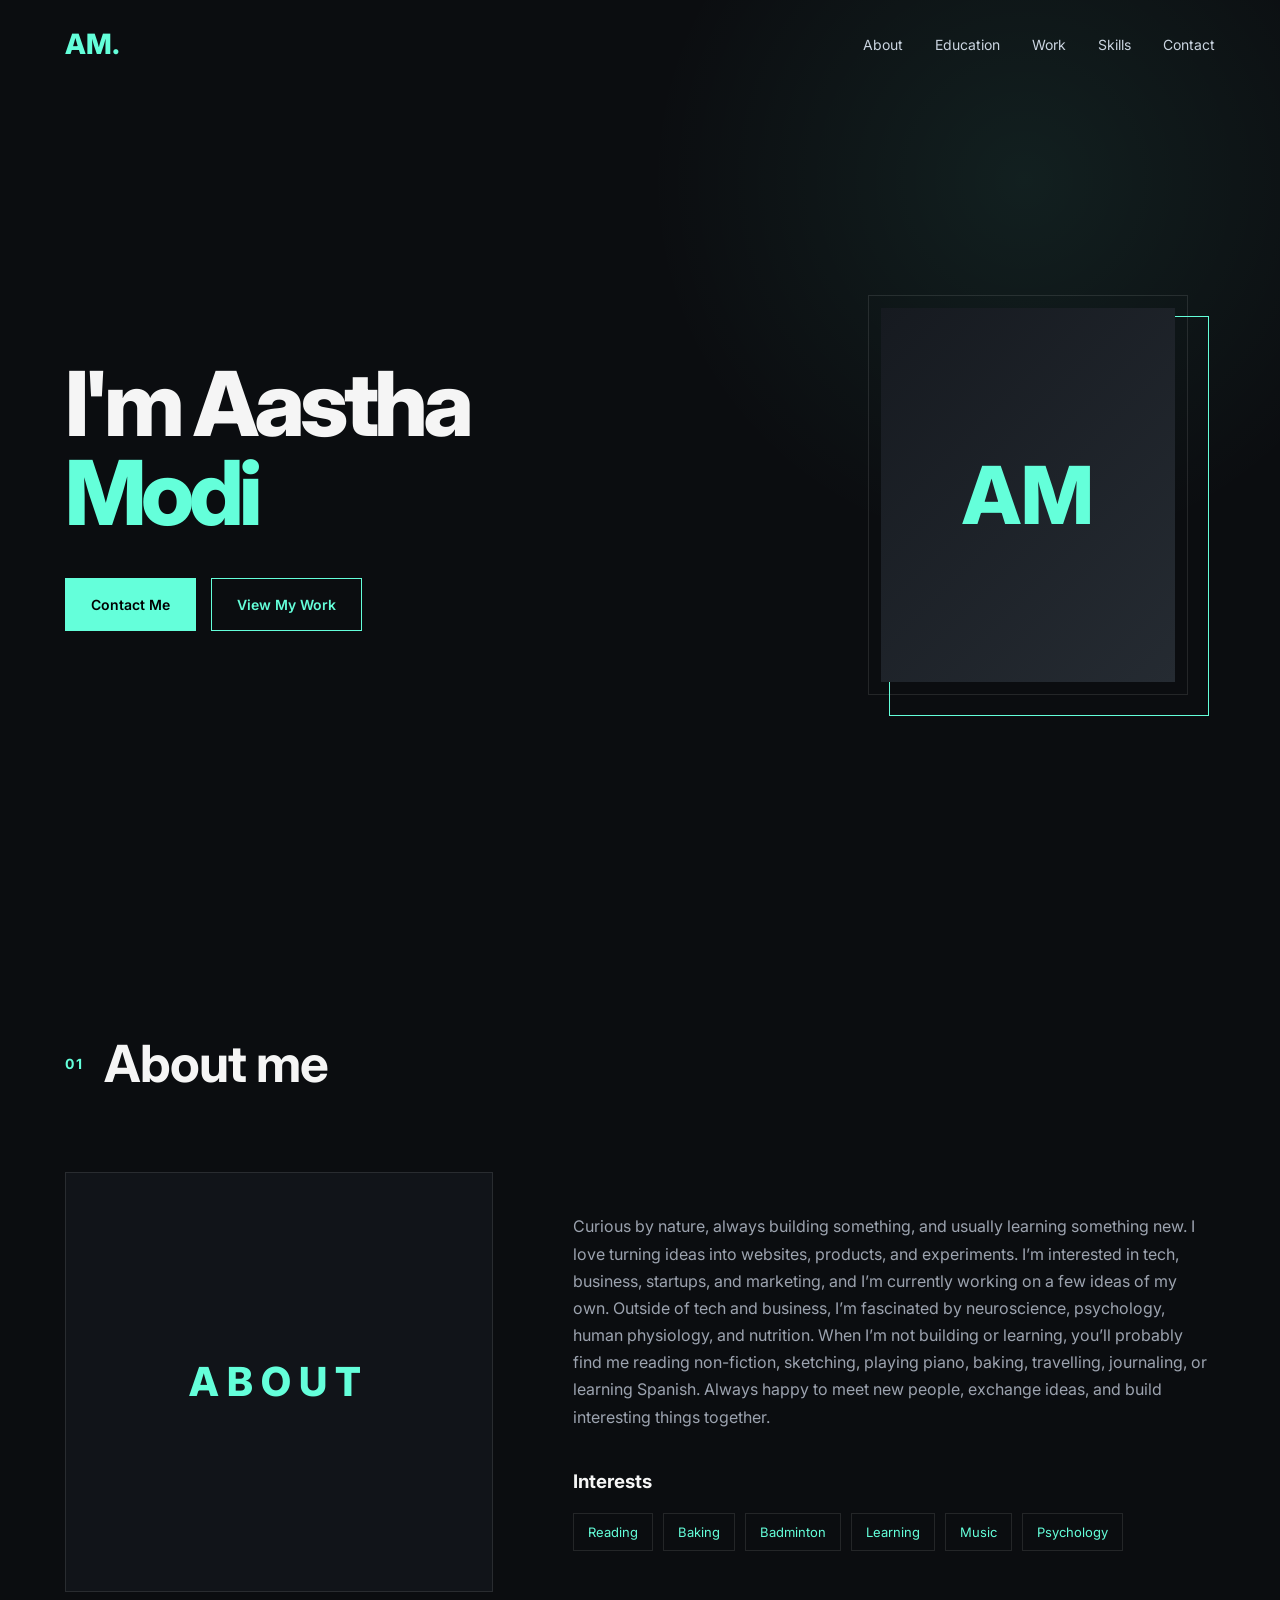
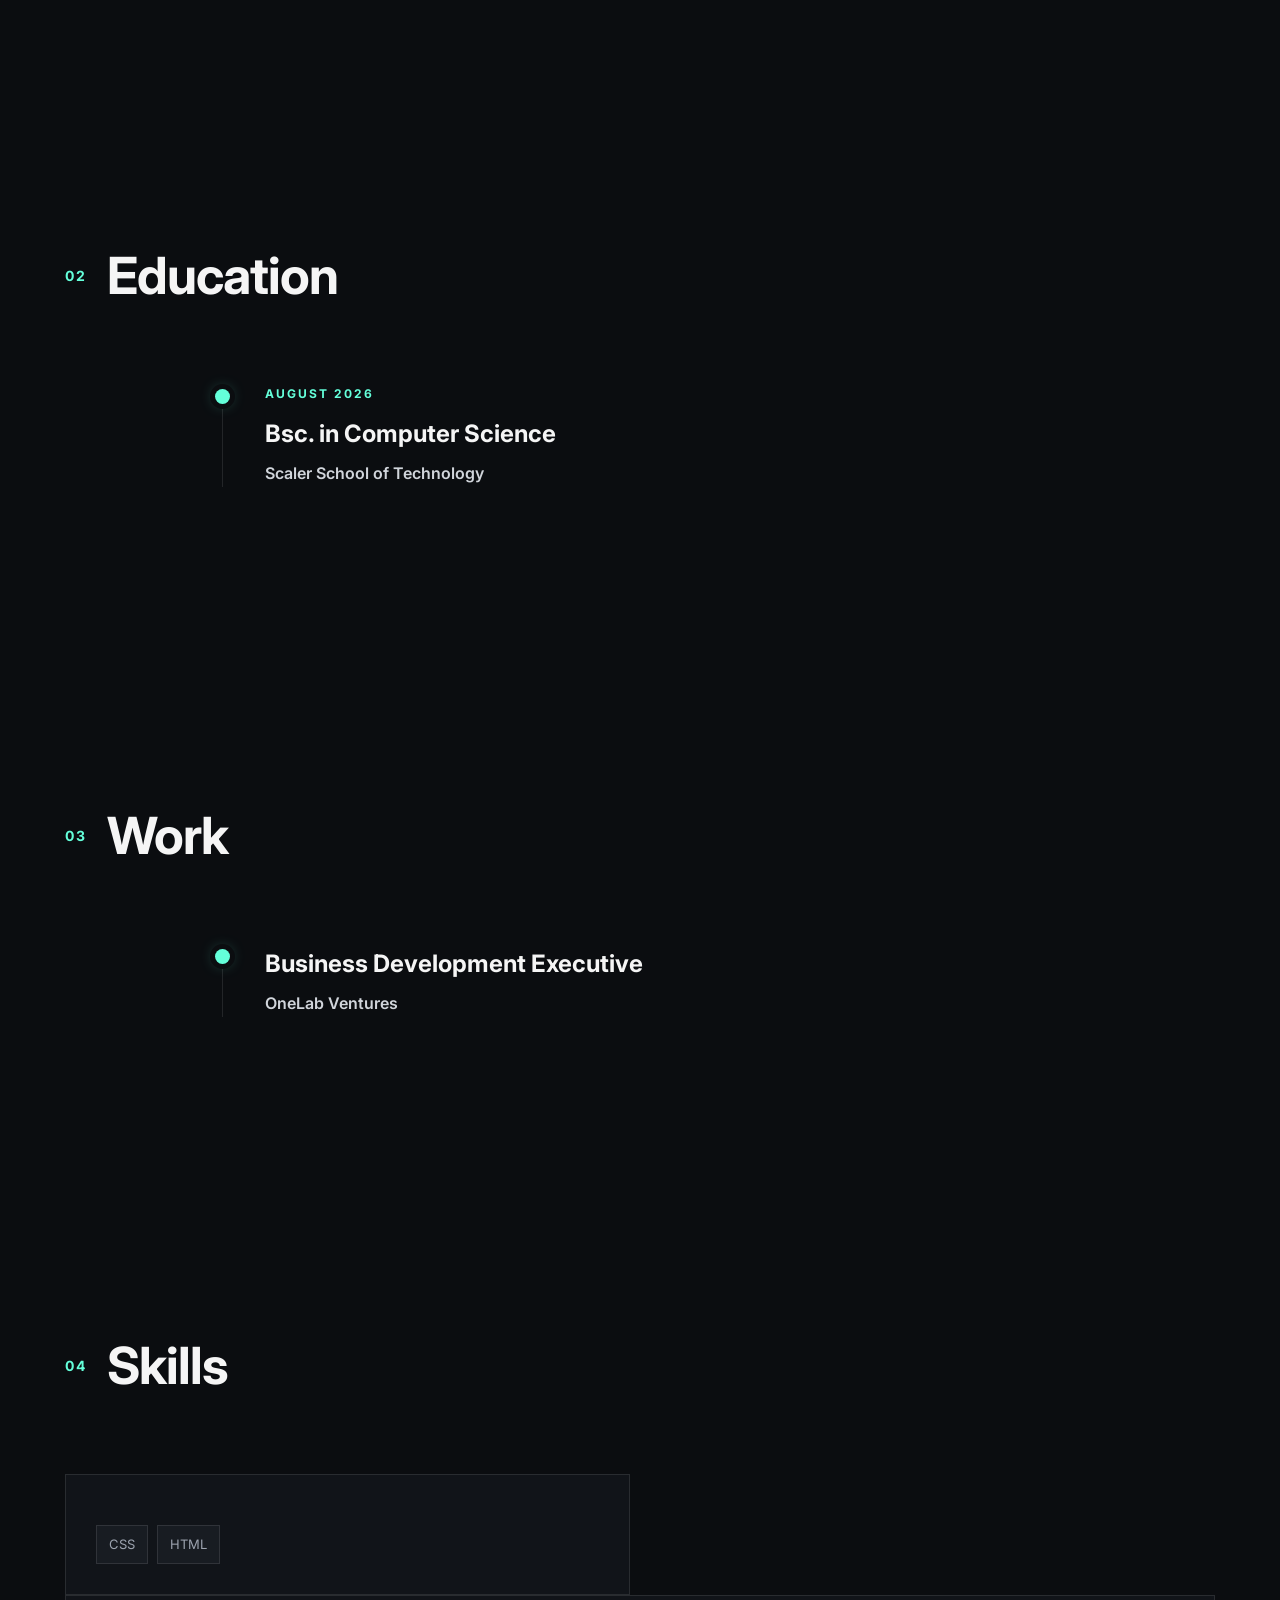
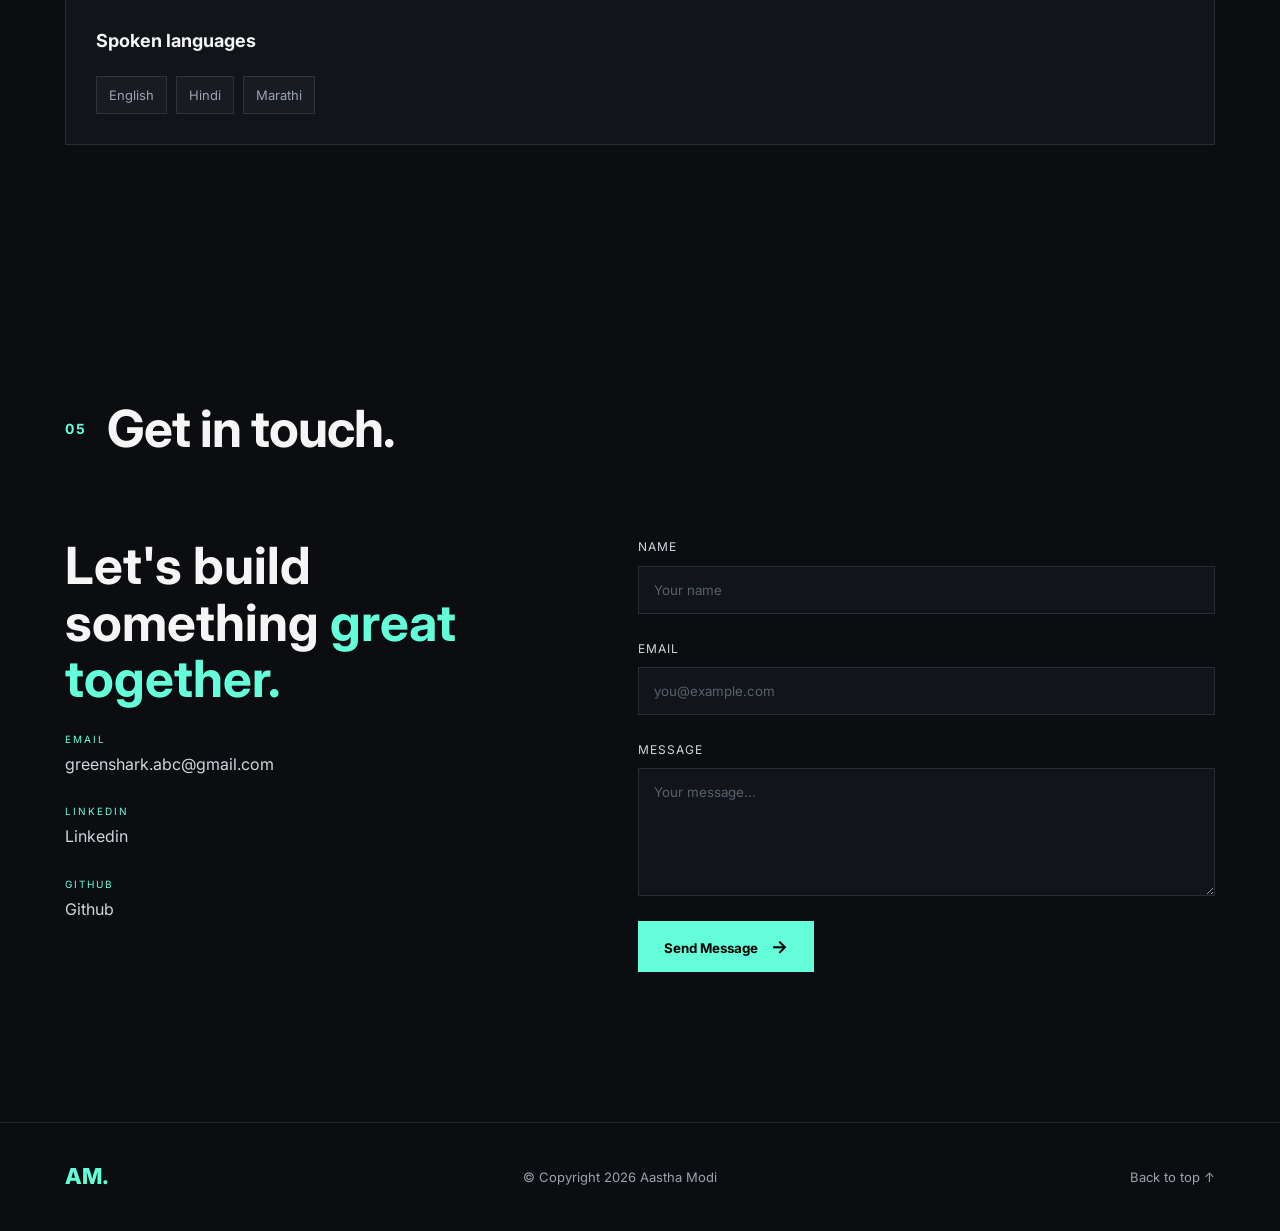
<file: index.html>
<!DOCTYPE html>
<html lang="en">
<head>
    <meta charset="UTF-8">
    <meta name="viewport" content="width=device-width, initial-scale=1.0">
    <title>Aastha Modi | Portfolio </title>
    <link rel="stylesheet" href="style.css">
    <link rel="preconnect" href="https://fonts.googleapis.com"> 
    <link rel="preconnect" href="https://fonts.gstatic.com" crossorigin> 
    <link href="https://fonts.googleapis.com/css2?family=Inter:wght@400;500;600;700;800&display=swap" rel="stylesheet">
</head>
<body>
    <header class="hero"> 
        <nav class="navbar"> 
            <a href="#" class="logo">AM.</a> 
            <div class="nav-links"> 
                <a href="#about">About</a> 
                <a href="#education">Education</a> 
                <a href="#work">Work</a> 
                <a href="#skills">Skills</a> 
                <a href="#contact">Contact</a> 
            </div> 
        </nav> 
        <div class="hero-content"> 
            <div class="hero-text"> 
                <h1> I'm Aastha
                    <span>Modi

                    </span> 
                </h1> 
            

                <div class="hero-buttons"> 
                    <a href="#contact" class="btn primary"> Contact Me </a> 
                    <a href="#work" class="btn secondary"> View My Work </a> 
                </div> 
            </div> 
            <div class="hero-image"> 
                <div class="image-frame"> 
                    <div class="image-placeholder"> 
                        <span>AM</span> 
                    </div> 
                </div> 
            </div> 
        </div> 
    </header> <!-- ================= ABOUT ================= --> 
    <main> 
        <section id="about" class="section about-section"> 
            <div class="section-heading"> 
                <span>01</span> 
                <h2>About me</h2> 
            </div> <div class="about-grid"> 
                <div class="about-image"> <div class="about-placeholder"> ABOUT </div> </div> 
                <div class="about-content"> 
                    <p> Curious by nature, always building something, and usually learning something new.
I love turning ideas into websites, products, and experiments. I’m interested in tech, business, startups, and marketing, and I’m currently working on a few ideas of my own.
Outside of tech and business, I’m fascinated by neuroscience, psychology, human physiology, and nutrition.
When I’m not building or learning, you’ll probably find me reading non-fiction, sketching, playing piano, baking, travelling, journaling, or learning Spanish.
Always happy to meet new people, exchange ideas, and build interesting things together. </p>

                    <div class="interests"> 
                        <h3>Interests</h3> 
                        <div class="tags"> 
                            <span>Reading</span> 
                            <span>Baking</span>
                            <span>Badminton</span>
                            <span>Learning</span> 
                            <span>Music</span> 
                            <span>Psychology</span>
                        </div> 
                    </div> 
                </div> 
            </div> 
        </section> <!-- ================= EDUCATION ================= --> 
        <section id="education" class="section"> 
            <div class="section-heading"> 
                <span>02</span> 
                <h2>Education</h2> 
            </div> <div class="timeline"> 
                <article class="timeline-item"> 
                    <div class="timeline-dot">

                    </div> <div class="timeline-content"> 
                        <span class="date">AUGUST 2026</span> 
                        <h3> Bsc. in Computer Science </h3> 
                        <p class="organization"> Scaler School of Technology </p> 
                    </div> 
                </article> 
            </div> 
        </section> <!-- ================= WORK ================= --> 
        <section id="work" class="section"> 
            <div class="section-heading"> 
                <span>03</span> 
                <h2>Work</h2> 
            </div> 
            <div class="timeline"> 
                <article class="timeline-item"> 
                    <div class="timeline-dot"> </div> 
                    <div class="timeline-content"> 
                        <span class="date">  </span> 
                        <h3> Business Development Executive </h3> 
                        <p class="organization"> OneLab Ventures </p> 
                       
                    </div> 
                </article> 
                 
            </div> 
        </section> <!-- ================= SKILLS ================= --> 
        <section id="skills" class="section"> 
            <div class="section-heading"> 
                <span>04</span> 
                <h2>Skills</h2> 
            </div> 
            <div class="skills-grid"> 
                <div class="skill-category"> 
                    <h3></h3> 
                    <div class="skill-list"> 
                        <span>CSS</span> 
                        <span>HTML</span> 
                    </div> 
                </div> 
                
                </div> 
               
                
                 <div class="skill-category"> 
                    <h3>Spoken languages</h3> 
                    <div class="skill-list"> 
                        <span>English</span> 
                        <span>Hindi</span>
                        <span>Marathi</span>
                     </div> 
                    </div> 
                </div> 
            </section> <!-- ================= CONTACT ================= --> 
            <section id="contact" class="section contact-section"> 
                <div class="section-heading"> 
                    <span>05</span> 
                    <h2>Get in touch.</h2> 
                </div> <div class="contact-grid"> 
                    <div class="contact-text"> 
                        <h3> Let's build something <span>great together.</span> </h3> 
                        <div class="contact-details"> 
                            <div class="contact-item"> 
                                <small>Email</small> 
                                <a href="mailto:greenshark.abc@gmail.com"> greenshark.abc@gmail.com </a> 
                            </div> 
                            <div class="contact-item"> 
                                <small>Linkedin</small> <a href="https://www.linkedin.com/in/aastham123" target="_blank" rel="noopener noreferrer" > Linkedin </a> 
                            </div> 
                            <div class="contact-item"> <small>Github</small> <a href="https://github.com/greensharkabc-ship-it" target="_blank" rel="noopener noreferrer" > Github </a> 
                            </div> 
                        </div> 
                    </div> 
                    <form class="contact-form"> 
                        <div class="form-group"> 
                            <label for="name">Name</label> 
                            <input type="text" id="name" name="name" placeholder="Your name" required > 
                        </div> 
                        <div class="form-group"> 
                            <label for="email">Email</label> 
                            <input type="email" id="email" name="email" placeholder="you@example.com" required > 
                        </div> 
                        <div class="form-group"> 
                            <label for="message">Message</label> 
                            <textarea id="message" name="message" rows="6" placeholder="Your message..." ></textarea> 
                        </div> 
                        <button type="submit" class="submit-btn"> Send Message <span>→</span> </button> 
                    </form> 
                </div> 
            </section> 
        </main> <!-- ================= FOOTER ================= --> <footer> 
            <div class="footer-inner"> 
                <div class="footer-logo"> AM.

                </div> 
                <p> © Copyright 2026 Aastha Modi </p> 
                <a href="#"> Back to top ↑ </a> 
            </div> 
        </footer>
</body>
</html>
</file>
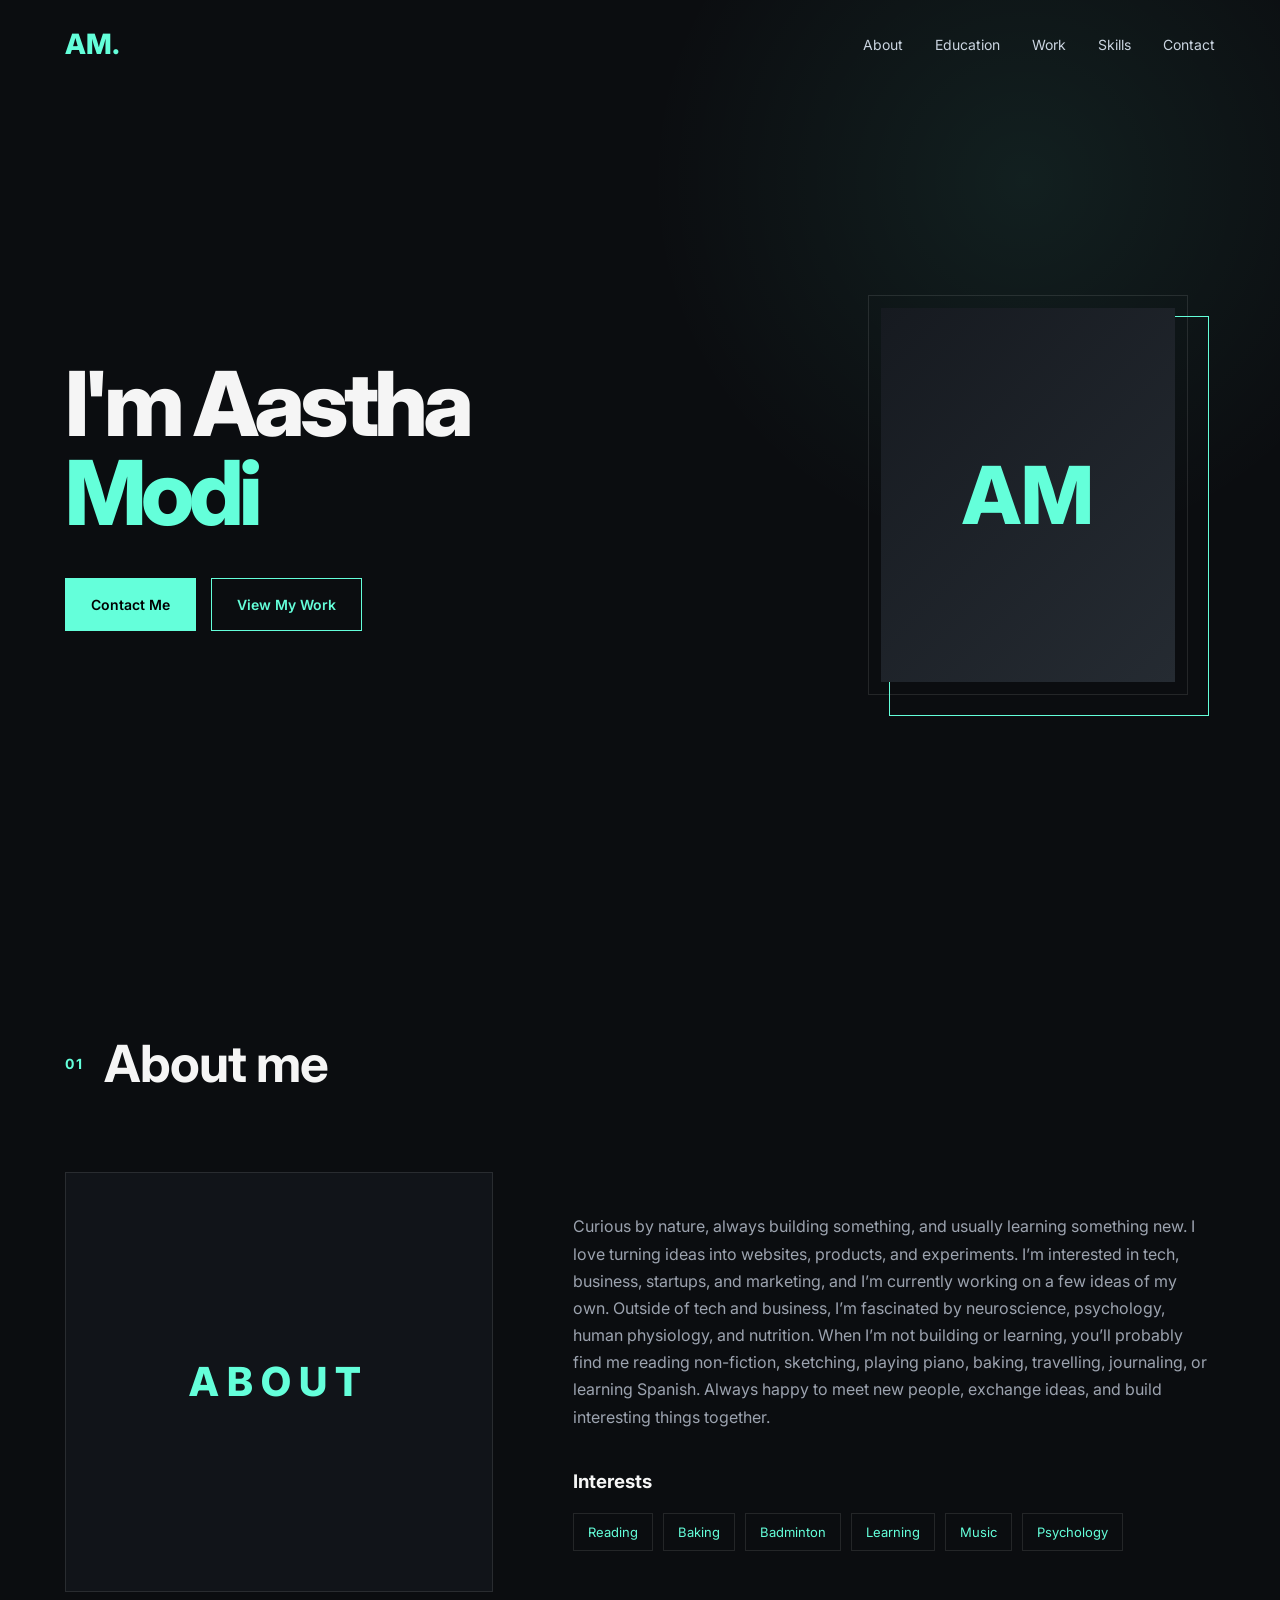
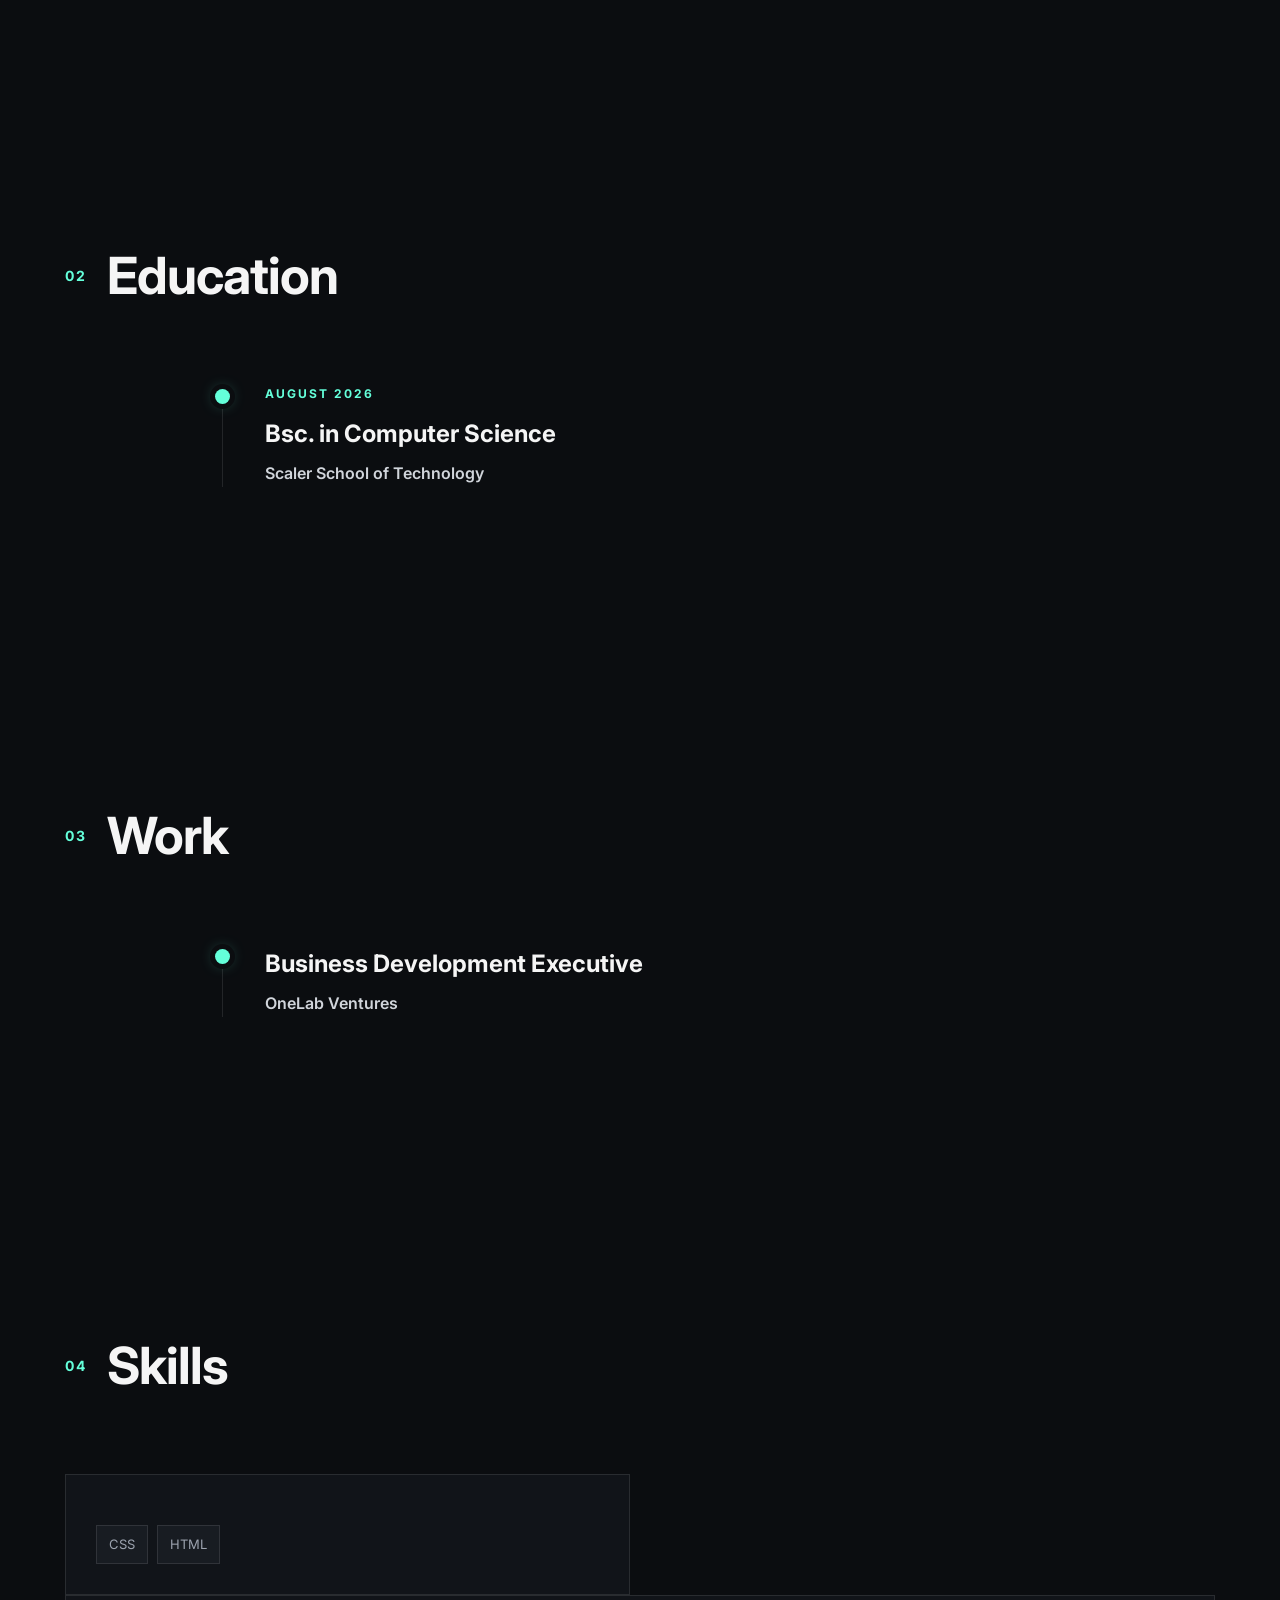
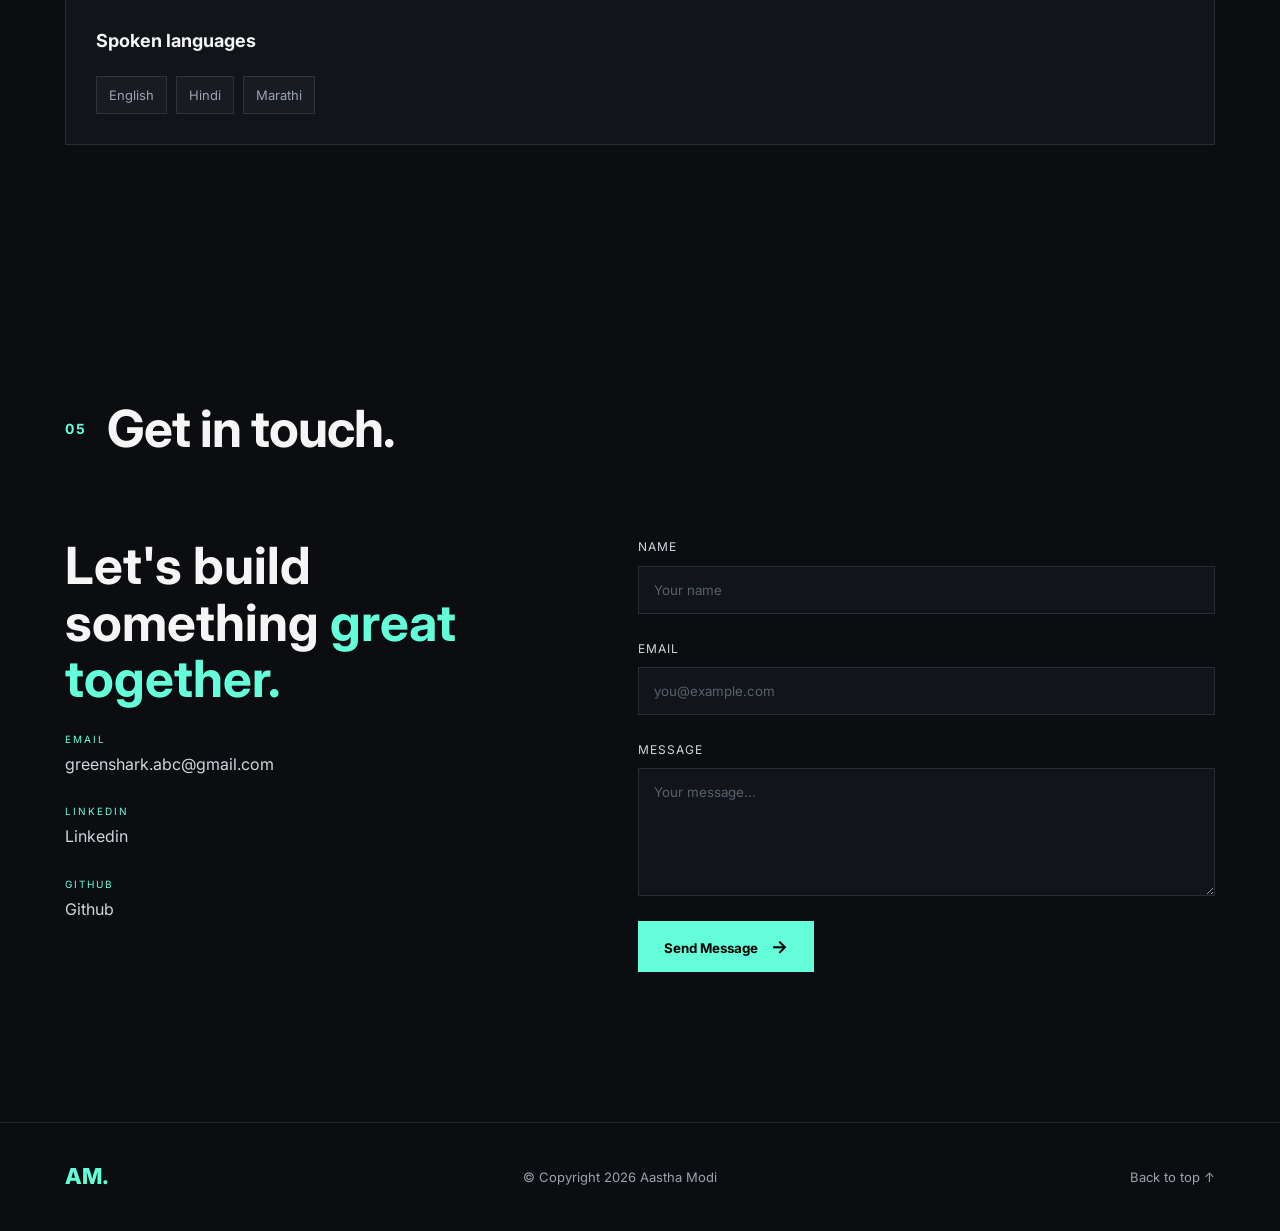
<file: abc.html>
<!DOCTYPE html>
<html lang="en">
    
<head>
    <meta charset="UTF-8">
    <meta name="viewport" content="width=device-width, initial-scale=1.0">
    <title>Aastha Modi | Portfolio </title>
    <link rel="stylesheet" href="style.css">
    <link rel="preconnect" href="https://fonts.googleapis.com"> 
    <link rel="preconnect" href="https://fonts.gstatic.com" crossorigin> 
    <link href="https://fonts.googleapis.com/css2?family=Inter:wght@400;500;600;700;800&display=swap" rel="stylesheet">
</head>
<body>
    <header class="hero"> 
        <nav class="navbar"> 
            <a href="#" class="logo">AM.</a> 
            <div class="nav-links"> 
                <a href="#about">About</a> 
                <a href="#education">Education</a> 
                <a href="#work">Work</a> 
                <a href="#skills">Skills</a> 
                <a href="#contact">Contact</a> 
            </div> 
        </nav> 
        <div class="hero-content"> 
            <div class="hero-text"> 
                <h1> I'm Aastha
                    <span>Modi

                    </span> 
                </h1> 
            

                <div class="hero-buttons"> 
                    <a href="#contact" class="btn primary"> Contact Me </a> 
                    <a href="#work" class="btn secondary"> View My Work </a> 
                </div> 
            </div> 
            <div class="hero-image"> 
                <div class="image-frame"> 
                    <div class="image-placeholder"> 
                        <span>AM</span> 
                    </div> 
                </div> 
            </div> 
        </div> 
    </header> <!-- ================= ABOUT ================= --> 
    <main> 
        <section id="about" class="section about-section"> 
            <div class="section-heading"> 
                <span>01</span> 
                <h2>About me</h2> 
            </div> <div class="about-grid"> 
                <div class="about-image"> <div class="about-placeholder"> ABOUT </div> </div> 
                <div class="about-content"> 
                    <p> Curious by nature, always building something, and usually learning something new.
I love turning ideas into websites, products, and experiments. I’m interested in tech, business, startups, and marketing, and I’m currently working on a few ideas of my own.
Outside of tech and business, I’m fascinated by neuroscience, psychology, human physiology, and nutrition.
When I’m not building or learning, you’ll probably find me reading non-fiction, sketching, playing piano, baking, travelling, journaling, or learning Spanish.
Always happy to meet new people, exchange ideas, and build interesting things together. </p>

                    <div class="interests"> 
                        <h3>Interests</h3> 
                        <div class="tags"> 
                            <span>Reading</span> 
                            <span>Baking</span>
                            <span>Badminton</span>
                            <span>Learning</span> 
                            <span>Music</span> 
                            <span>Psychology</span>
                        </div> 
                    </div> 
                </div> 
            </div> 
        </section> <!-- ================= EDUCATION ================= --> 
        <section id="education" class="section"> 
            <div class="section-heading"> 
                <span>02</span> 
                <h2>Education</h2> 
            </div> <div class="timeline"> 
                <article class="timeline-item"> 
                    <div class="timeline-dot">

                    </div> <div class="timeline-content"> 
                        <span class="date">AUGUST 2026</span> 
                        <h3> Bsc. in Computer Science </h3> 
                        <p class="organization"> Scaler School of Technology </p> 
                    </div> 
                </article> 
            </div> 
        </section> <!-- ================= WORK ================= --> 
        <section id="work" class="section"> 
            <div class="section-heading"> 
                <span>03</span> 
                <h2>Work</h2> 
            </div> 
            <div class="timeline"> 
                <article class="timeline-item"> 
                    <div class="timeline-dot"> </div> 
                    <div class="timeline-content"> 
                        <span class="date">  </span> 
                        <h3> Business Development Executive </h3> 
                        <p class="organization"> OneLab Ventures </p> 
                       
                    </div> 
                </article> 
                 
            </div> 
        </section> <!-- ================= SKILLS ================= --> 
        <section id="skills" class="section"> 
            <div class="section-heading"> 
                <span>04</span> 
                <h2>Skills</h2> 
            </div> 
            <div class="skills-grid"> 
                <div class="skill-category"> 
                    <h3></h3> 
                    <div class="skill-list"> 
                        <span>CSS</span> 
                        <span>HTML</span> 
                    </div> 
                </div> 
                
                </div> 
               
                
                 <div class="skill-category"> 
                    <h3>Spoken languages</h3> 
                    <div class="skill-list"> 
                        <span>English</span> 
                        <span>Hindi</span>
                        <span>Marathi</span>
                     </div> 
                    </div> 
                </div> 
            </section> <!-- ================= CONTACT ================= --> 
            <section id="contact" class="section contact-section"> 
                <div class="section-heading"> 
                    <span>05</span> 
                    <h2>Get in touch.</h2> 
                </div> <div class="contact-grid"> 
                    <div class="contact-text"> 
                        <h3> Let's build something <span>great together.</span> </h3> 
                        <div class="contact-details"> 
                            <div class="contact-item"> 
                                <small>Email</small> 
                                <a href="mailto:greenshark.abc@gmail.com"> greenshark.abc@gmail.com </a> 
                            </div> 
                            <div class="contact-item"> 
                                <small>Linkedin</small> <a href="https://www.linkedin.com/in/aastham123" target="_blank" > Linkedin </a> 
                            </div> 
                            <div class="contact-item"> <small>Github</small> <a href="https://github.com/greensharkabc-ship-it" target="_blank" > Github </a> 
                            </div> 
                        </div> 
                    </div> 
                    <form class="contact-form"> 
                        <div class="form-group"> 
                            <label for="name">Name</label> 
                            <input type="text" id="name" name="name" placeholder="Your name" required > 
                        </div> 
                        <div class="form-group"> 
                            <label for="email">Email</label> 
                            <input type="email" id="email" name="email" placeholder="you@example.com" required > 
                        </div> 
                        <div class="form-group"> 
                            <label for="message">Message</label> 
                            <textarea id="message" name="message" rows="6" placeholder="Your message..." ></textarea> 
                        </div> 
                        <button type="submit" class="submit-btn"> Send Message <span>→</span> </button> 
                    </form> 
                </div> 
            </section> 
        </main> <!-- ================= FOOTER ================= --> <footer> 
            <div class="footer-inner"> 
                <div class="footer-logo"> AM.

                </div> 
                <p> © Copyright 2026 Aastha Modi </p> 
                <a href="#"> Back to top ↑ </a> 
            </div> 
        </footer>
</body>
</html>
</file>
<file: style.css>
* {
    margin: 0;
    padding: 0;
    box-sizing: border-box;
}

html {
    scroll-behavior: smooth;
}

body {
    font-family: "Inter", sans-serif;
    background: #0b0d10;
    color: #f5f5f5;
    line-height: 1.7;
}

a {
    color: inherit;
    text-decoration: none;
}

img {
    max-width: 100%;
    display: block;
}


/* =========================================
   VARIABLES
========================================= */

:root {
    --background: #0b0d10;
    --surface: #111419;
    --surface-light: #181c22;

    --text: #f5f5f5;
    --muted: #9ca3af;

    --accent: #64ffda;
    --border: rgba(255, 255, 255, 0.1);

    --max-width: 1150px;
}


/* =========================================
   GLOBAL
========================================= */

body::selection {
    background: var(--accent);
    color: #000;
}

.section {
    width: min(var(--max-width), 90%);
    margin: auto;
    padding: 120px 0;
}

.section-heading {
    display: flex;
    align-items: center;
    gap: 20px;
    margin-bottom: 65px;
}

.section-heading span {
    color: var(--accent);
    font-size: 14px;
    font-weight: 700;
    letter-spacing: 2px;
}

.section-heading h2 {
    font-size: clamp(2rem, 5vw, 3.2rem);
    font-weight: 700;
    letter-spacing: -1px;
}


/* =========================================
   NAVBAR
========================================= */

.hero {
    min-height: 100vh;
    width: 100%;
    background:
        radial-gradient(
            circle at 80% 20%,
            rgba(100, 255, 218, 0.08),
            transparent 30%
        ),
        var(--background);
}

.navbar {
    width: min(var(--max-width), 90%);
    margin: auto;

    height: 90px;

    display: flex;
    align-items: center;
    justify-content: space-between;
}

.logo {
    font-size: 28px;
    font-weight: 800;
    color: var(--accent);
}

.nav-links {
    display: flex;
    gap: 32px;
}

.nav-links a {
    color: #cbd5e1;
    font-size: 14px;
    transition: 0.25s ease;
}

.nav-links a:hover {
    color: var(--accent);
}


/* =========================================
   HERO
========================================= */

.hero-content {
    width: min(var(--max-width), 90%);
    min-height: calc(100vh - 90px);
    margin: auto;

    display: grid;
    grid-template-columns: 1.3fr 0.7fr;
    align-items: center;
    gap: 80px;
}

.eyebrow {
    color: var(--accent);
    font-size: 13px;
    font-weight: 700;
    letter-spacing: 4px;
    margin-bottom: 25px;
}

.hero-text h1 {
    max-width: 750px;

    font-size: clamp(3rem, 7vw, 6.5rem);
    line-height: 1;
    letter-spacing: -5px;
    font-weight: 800;
}

.hero-text h1 span {
    color: var(--accent);
    display: block;
}

.hero-description {
    max-width: 550px;

    margin-top: 30px;

    color: var(--muted);
    font-size: 18px;
}

.hero-buttons {
    display: flex;
    gap: 15px;
    margin-top: 40px;
}

.btn {
    padding: 14px 25px;
    border: 1px solid var(--accent);

    font-size: 14px;
    font-weight: 600;

    transition: 0.3s ease;
}

.btn.primary {
    color: #000;
    background: var(--accent);
}

.btn.primary:hover {
    background: transparent;
    color: var(--accent);
}

.btn.secondary {
    color: var(--accent);
}

.btn.secondary:hover {
    background: rgba(100, 255, 218, 0.08);
}


/* =========================================
   HERO IMAGE
========================================= */

.hero-image {
    display: flex;
    justify-content: center;
}

.image-frame {
    width: 320px;
    height: 400px;

    border: 1px solid var(--border);

    padding: 12px;

    position: relative;
}

.image-frame::before {
    content: "";

    position: absolute;

    width: 100%;
    height: 100%;

    top: 20px;
    left: 20px;

    border: 1px solid var(--accent);

    z-index: 0;
}

.image-placeholder {
    position: relative;
    z-index: 1;

    width: 100%;
    height: 100%;

    display: flex;
    align-items: center;
    justify-content: center;

    background:
        linear-gradient(
            135deg,
            #161a20,
            #252b32
        );

    color: var(--accent);

    font-size: 80px;
    font-weight: 800;
}


/* =========================================
   ABOUT
========================================= */

.about-grid {
    display: grid;
    grid-template-columns: 0.8fr 1.2fr;
    gap: 80px;
    align-items: center;
}

.about-placeholder {
    min-height: 420px;

    display: flex;
    align-items: center;
    justify-content: center;

    background: var(--surface);

    border: 1px solid var(--border);

    color: var(--accent);

    font-size: 40px;
    font-weight: 800;

    letter-spacing: 8px;
}

.about-content p {
    color: var(--muted);
    margin-bottom: 20px;
}

.interests {
    margin-top: 35px;
}

.interests h3 {
    margin-bottom: 15px;
}

.tags {
    display: flex;
    flex-wrap: wrap;
    gap: 10px;
}

.tags span {
    padding: 7px 14px;

    border: 1px solid var(--border);

    color: var(--accent);

    font-size: 13px;
}


/* =========================================
   TIMELINE
========================================= */

.timeline {
    position: relative;
    max-width: 850px;
    margin-left: auto;
    margin-right: auto;
}

.timeline::before {
    content: "";

    position: absolute;

    left: 7px;
    top: 0;
    bottom: 0;

    width: 1px;

    background: var(--border);
}

.timeline-item {
    position: relative;

    padding-left: 50px;

    margin-bottom: 65px;
}

.timeline-dot {
    position: absolute;

    left: 0;
    top: 5px;

    width: 15px;
    height: 15px;

    border-radius: 50%;

    background: var(--accent);

    box-shadow:
        0 0 0 5px var(--background),
        0 0 15px rgba(100, 255, 218, 0.4);
}

.date {
    display: block;

    color: var(--accent);

    font-size: 12px;
    font-weight: 700;

    letter-spacing: 2px;

    margin-bottom: 10px;
}

.timeline-content h3 {
    font-size: 24px;
    margin-bottom: 5px;
}

.organization {
    color: #d1d5db !important;
    font-weight: 600;
    margin-bottom: 12px;
}

.timeline-content p {
    color: var(--muted);
}


/* =========================================
   SKILLS
========================================= */

.skills-grid {
    display: grid;

    grid-template-columns:
        repeat(2, minmax(0, 1fr));

    gap: 20px;
}

.skill-category {
    background: var(--surface);

    border: 1px solid var(--border);

    padding: 30px;

    transition: 0.3s ease;
}

.skill-category:hover {
    transform: translateY(-5px);
    border-color: rgba(100, 255, 218, 0.4);
}

.skill-category h3 {
    margin-bottom: 20px;

    font-size: 18px;
}

.skill-list {
    display: flex;
    flex-wrap: wrap;
    gap: 9px;
}

.skill-list span {
    padding: 7px 12px;

    background: var(--surface-light);

    color: var(--muted);

    border: 1px solid var(--border);

    font-size: 13px;
}


/* =========================================
   CONTACT
========================================= */

.contact-section {
    padding-bottom: 150px;
}

.contact-grid {
    display: grid;

    grid-template-columns:
        0.9fr 1.1fr;

    gap: 100px;
}

.contact-text h3 {
    font-size: clamp(2rem, 4vw, 3.5rem);
    line-height: 1.1;

    margin-bottom: 25px;
}

.contact-text h3 span {
    color: var(--accent);
}

.contact-text > p {
    color: var(--muted);
    margin-bottom: 40px;
}

.contact-details {
    display: flex;
    flex-direction: column;
    gap: 25px;
}

.contact-item {
    display: flex;
    flex-direction: column;
}

.contact-item small {
    color: var(--accent);

    text-transform: uppercase;

    font-size: 10px;

    letter-spacing: 2px;

    margin-bottom: 3px;
}

.contact-item a {
    color: #d1d5db;

    transition: 0.2s ease;
}

.contact-item a:hover {
    color: var(--accent);
}


/* =========================================
   FORM
========================================= */

.contact-form {
    display: flex;
    flex-direction: column;
    gap: 25px;
}

.form-group {
    display: flex;
    flex-direction: column;
    gap: 8px;
}

.form-group label {
    font-size: 12px;

    color: #d1d5db;

    text-transform: uppercase;

    letter-spacing: 1px;
}

.form-group input,
.form-group textarea {
    width: 100%;

    padding: 15px;

    border: 1px solid var(--border);

    background: var(--surface);

    color: white;

    font-family: inherit;

    outline: none;

    resize: vertical;

    transition: 0.25s ease;
}

.form-group input:focus,
.form-group textarea:focus {
    border-color: var(--accent);
}

.form-group input::placeholder,
.form-group textarea::placeholder {
    color: #59616c;
}

.submit-btn {
    width: fit-content;

    padding: 14px 25px;

    border: 1px solid var(--accent);

    background: var(--accent);

    color: #000;

    font-family: inherit;

    font-weight: 700;

    cursor: pointer;

    transition: 0.3s ease;
}

.submit-btn span {
    margin-left: 10px;
    font-size: 18px;
}

.submit-btn:hover {
    background: transparent;
    color: var(--accent);
}


/* =========================================
   FOOTER
========================================= */

footer {
    border-top: 1px solid var(--border);

    padding: 35px 0;
}

.footer-inner {
    width: min(var(--max-width), 90%);
    margin: auto;

    display: flex;
    align-items: center;
    justify-content: space-between;

    color: var(--muted);

    font-size: 13px;
}

.footer-logo {
    color: var(--accent);

    font-size: 22px;
    font-weight: 800;
}

.footer-inner a {
    transition: 0.2s ease;
}

.footer-inner a:hover {
    color: var(--accent);
}


/* =========================================
   RESPONSIVE
========================================= */

@media (max-width: 850px) {

    .nav-links {
        display: none;
    }

    .hero-content {
        grid-template-columns: 1fr;
        gap: 60px;

        padding-top: 70px;
        padding-bottom: 80px;
    }

    .hero {
        min-height: auto;
    }

    .hero-text h1 {
        letter-spacing: -3px;
    }

    .hero-image {
        justify-content: flex-start;
    }

    .about-grid {
        grid-template-columns: 1fr;
        gap: 40px;
    }

    .contact-grid {
        grid-template-columns: 1fr;
        gap: 60px;
    }

    .skills-grid {
        grid-template-columns: 1fr;
    }

    .section {
        padding: 85px 0;
    }
}


@media (max-width: 550px) {

    .hero-text h1 {
        font-size: 3.2rem;
    }

    .hero-buttons {
        flex-direction: column;
        width: 100%;
    }

    .btn {
        text-align: center;
    }

    .image-frame {
        width: 260px;
        height: 330px;
    }

    .about-placeholder {
        min-height: 300px;
    }

    .section-heading {
        margin-bottom: 40px;
    }

    .footer-inner {
        flex-direction: column;
        gap: 15px;
    }
}
```
</file>
